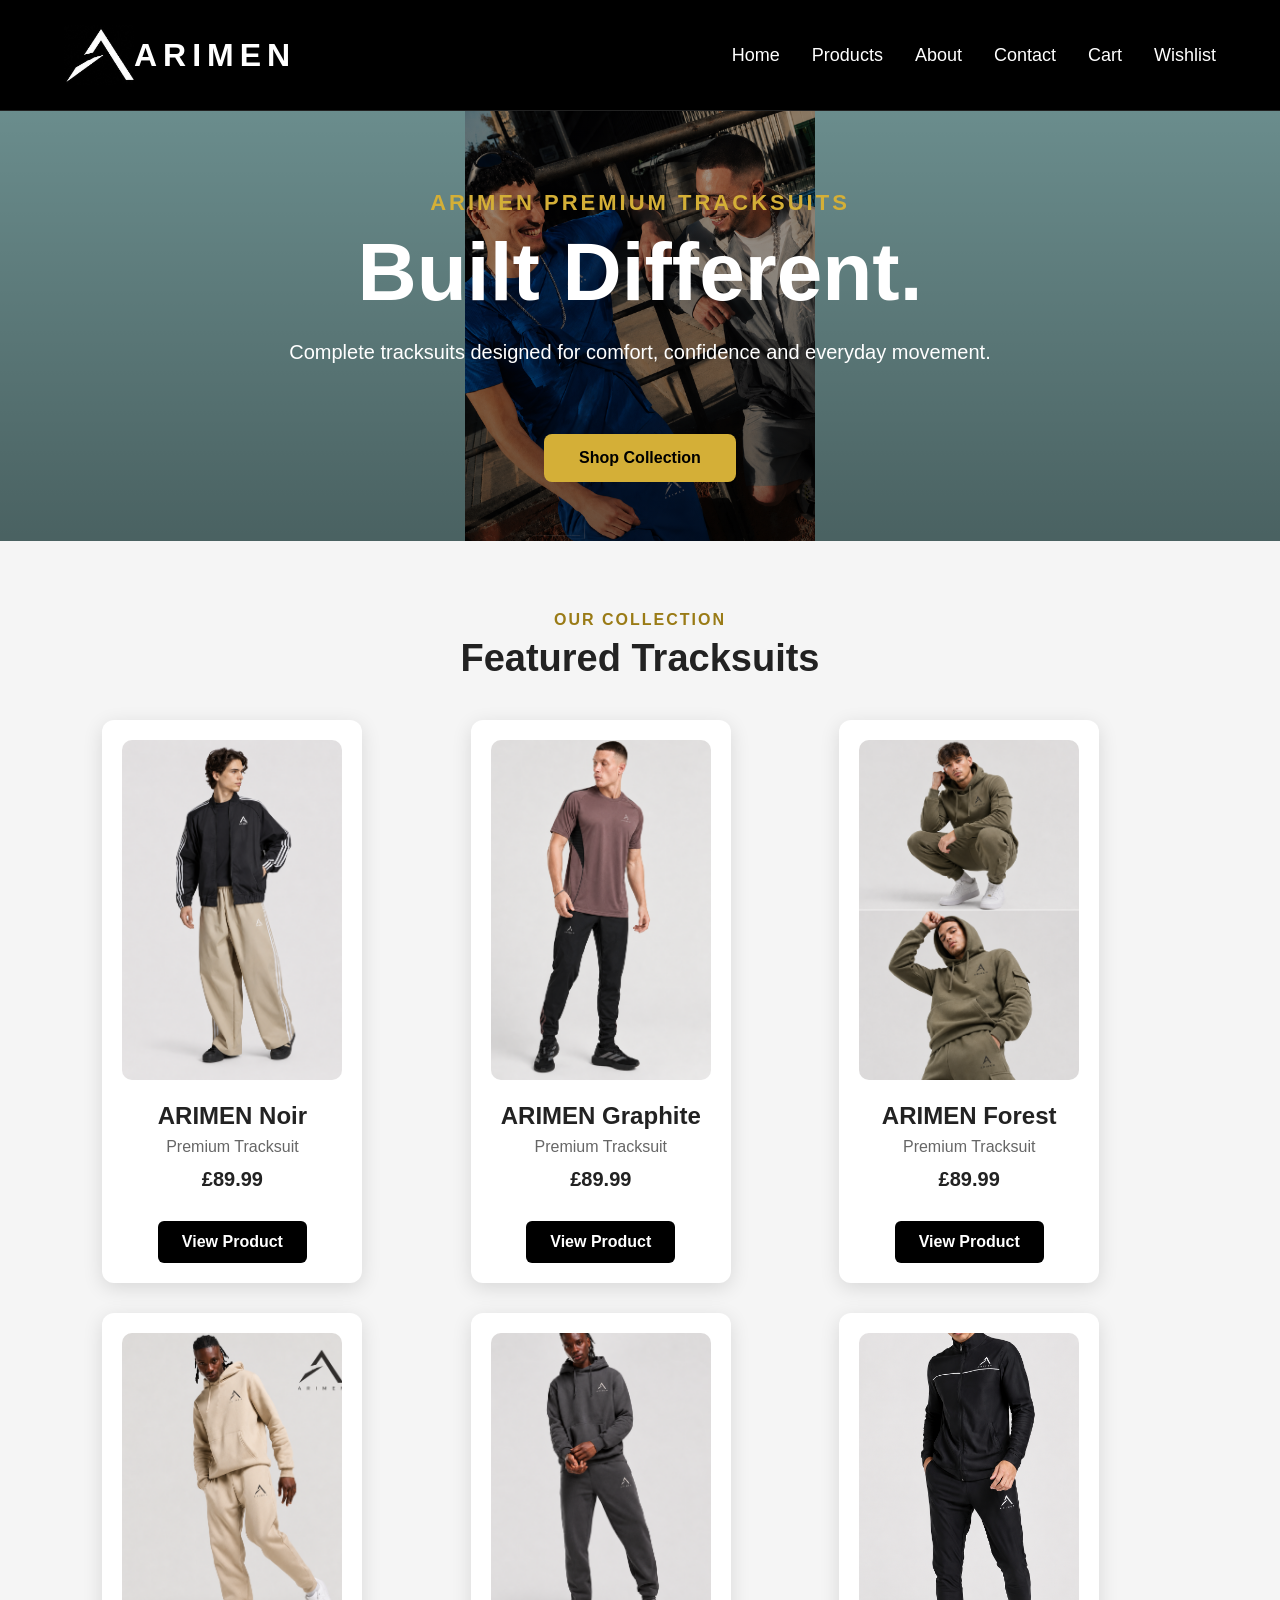
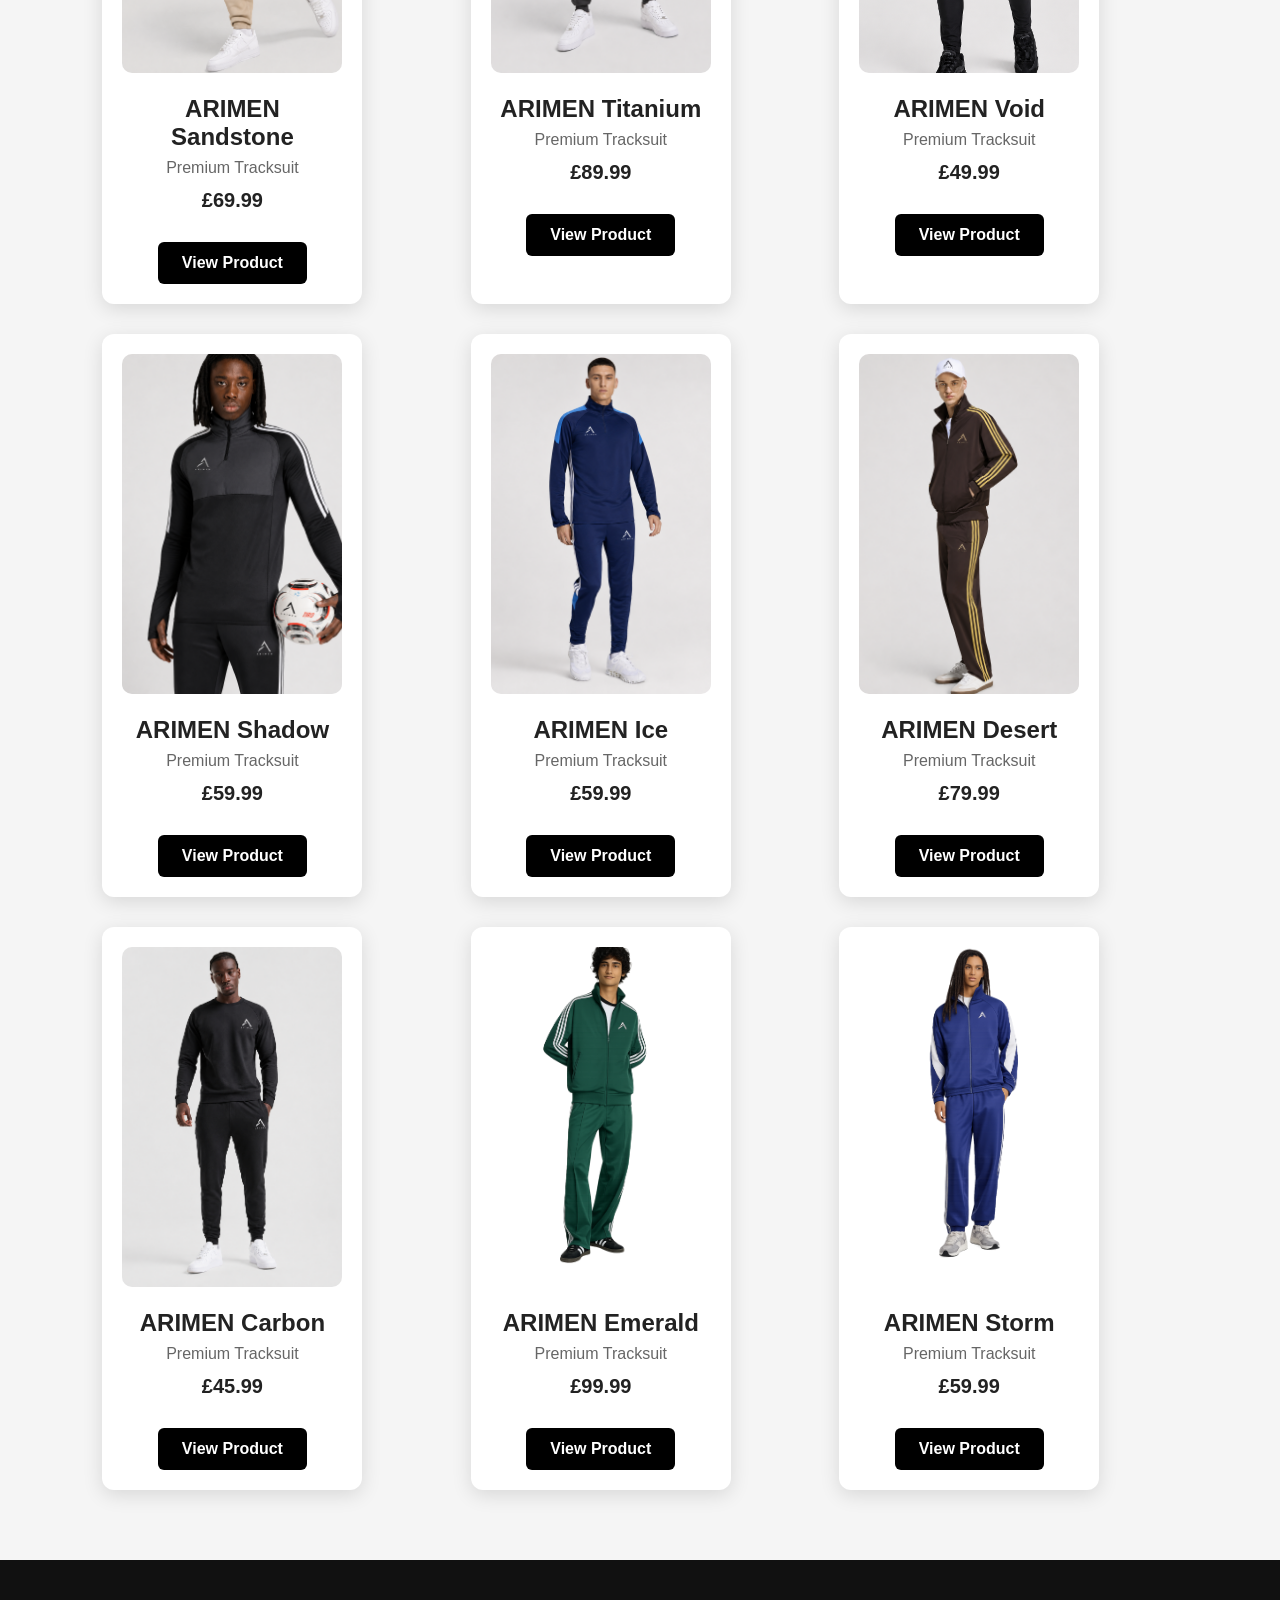
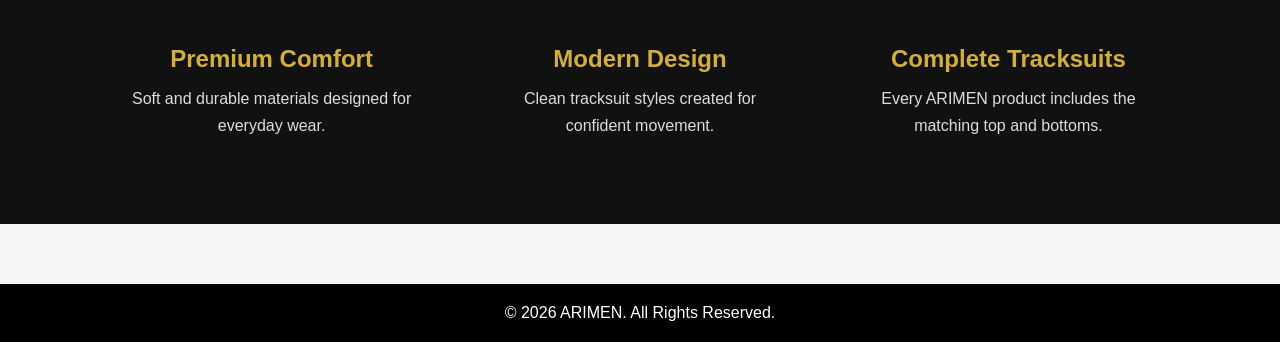
<file: index.html>
<!DOCTYPE html>
<html lang="en">
<head>
    <meta charset="UTF-8">
    <meta name="viewport" content="width=device-width, initial-scale=1.0">
    <title>ARIMEN | Premium Tracksuits</title>

    
    <link rel="stylesheet" href="css/style.css">
    <link rel="stylesheet" href="css/mobile.css">
</head>

<body>

    <!-- Header -->
    <header>
        <h1>
  <a href="index.html" class="brand" aria-label="ARIMEN homepage">
    <img src="media/images/logo.jpg" alt="ARIMEN logo">
    <span>ARIMEN</span>
  </a>
</h1>

        <nav>
            <a href="index.html">Home</a>
            <a href="pages/products.html">Products</a>
            <a href="pages/about.html">About</a>
            <a href="pages/contact.html">Contact</a>
            <a href="pages/cart.html">Cart</a>
            <a href="pages/wishlist.html">Wishlist</a>
        </nav>
    </header>

    <main>

    <!-- Hero section -->
    <section class="hero">
        <div class="hero-overlay">
            <p class="hero-label">ARIMEN PREMIUM TRACKSUITS</p>

            <h2>Built Different.</h2>
            <p>
                Complete tracksuits designed for comfort,
                confidence and everyday movement.
            </p>

            <a href="pages/products.html" class="button">
                Shop Collection
            </a>
        </div>
    </section>

    <!-- Featured products -->
    <section class="featured">

        <div class="section-heading">
            <p>OUR COLLECTION</p>
            <h2>Featured Tracksuits</h2>
        </div>

        <div class="products">

            <article class="card">
                <img
                    src="media/images/noir.jpg"
                    alt="ARIMEN Noir black tracksuit">

                <h3>ARIMEN Noir</h3>
                <p class="category">Premium Tracksuit</p>
                <p class="price">£89.99</p>

                <a href="pages/products.html" class="product-link">
                    View Product
                </a>
            </article>

            <article class="card">
                <img
                    src="media/images/graphite.jpg"
                    alt="ARIMEN Graphite dark grey tracksuit">

                <h3>ARIMEN Graphite</h3>
                <p class="category">Premium Tracksuit</p>
                <p class="price">£89.99</p>

                <a href="pages/products.html" class="product-link">
                    View Product
                </a>
            </article>

            <article class="card">
                <img
                    src="media/images/forest.jpg"
                    alt="ARIMEN Forest olive green tracksuit">

                <h3>ARIMEN Forest</h3>
                <p class="category">Premium Tracksuit</p>
                <p class="price">£89.99</p>

                <a href="pages/products.html" class="product-link">
                    View Product
                </a>
            </article>
            <article class="card">
                <img
                    src="media/images/sandstone.jpg"
                    alt="ARIMEN Sandstone beige tracksuit">

                <h3>ARIMEN Sandstone</h3>
                <p class="category">Premium Tracksuit</p>
                <p class="price">£69.99</p>

                <a href="pages/products.html" class="product-link">
                    View Product
                </a>
            </article>
            <article class="card">
                <img
                    src="media/images/titanium.jpg"
                    alt="ARIMEN Titanium silver grey tracksuit">

                <h3>ARIMEN Titanium</h3>
                <p class="category">Premium Tracksuit</p>
                <p class="price">£89.99</p>

                <a href="pages/products.html" class="product-link">
                    View Product
                </a>
            </article>
            <article class="card">
                <img
                    src="media/images/void.jpg"
                    alt="ARIMEN Void black tracksuit">

                <h3>ARIMEN Void</h3>
                <p class="category">Premium Tracksuit</p>
                <p class="price">£49.99</p>

                <a href="pages/products.html" class="product-link">
                    View Product
                </a>
            </article>
            <article class="card">
                <img
                    src="media/images/shadow.jpg"
                    alt="ARIMEN Shadow black & grey tracksuit">

                <h3>ARIMEN Shadow</h3>
                <p class="category">Premium Tracksuit</p>
                <p class="price">£59.99</p>

                <a href="pages/products.html" class="product-link">
                    View Product
                </a>
            </article>
            <article class="card">
                <img
                    src="media/images/ice.jpg"
                    alt="ARIMEN Ice blue tracksuit">

                <h3>ARIMEN Ice</h3>
                <p class="category">Premium Tracksuit</p>
                <p class="price">£59.99</p>

                <a href="pages/products.html" class="product-link">
                    View Product
                </a>
            </article>
            <article class="card">
                <img
                    src="media/images/desert.jpg"
                    alt="ARIMEN Desert brown tracksuit">

                <h3>ARIMEN Desert</h3>
                <p class="category">Premium Tracksuit</p>
                <p class="price">£79.99</p>

                <a href="pages/products.html" class="product-link">
                    View Product
                </a>
            </article>
            <article class="card">
                <img
                    src="media/images/carbon.jpg"
                    alt="ARIMEN Carbon black tracksuit">

                <h3>ARIMEN Carbon</h3>
                <p class="category">Premium Tracksuit</p>
                <p class="price">£45.99</p>

                <a href="pages/products.html" class="product-link">
                    View Product
                </a>
            </article>
            <article class="card">
                <img
                    src="media/images/emerald.jpg"
                    alt="ARIMEN Emerald green tracksuit">

                <h3>ARIMEN Emerald</h3>
                <p class="category">Premium Tracksuit</p>
                <p class="price">£99.99</p>

                <a href="pages/products.html" class="product-link">
                    View Product
                </a>
            </article>
            <article class="card">
                <img
                    src="media/images/storm.jpg"
                    alt="ARIMEN Storm blue grey tracksuit">

                <h3>ARIMEN Storm</h3>
                <p class="category">Premium Tracksuit</p>
                <p class="price">£59.99</p>

                <a href="pages/products.html" class="product-link">
                    View Product
                </a>
            </article>
            
            
            
            

        </div>
    </section>

    <!-- Brand benefits -->
    <section class="benefits">

        <article>
            <h3>Premium Comfort</h3>
            <p>
                Soft and durable materials designed for everyday wear.
            </p>
        </article>

        <article>
            <h3>Modern Design</h3>
            <p>
                Clean tracksuit styles created for confident movement.
            </p>
        </article>

        <article>
            <h3>Complete Tracksuits</h3>
            <p>
                Every ARIMEN product includes the matching top and bottoms.
            </p>
        </article>

    </section>

</main>
    <!-- Footer -->
    <footer>

        <p>© 2026 ARIMEN. All Rights Reserved.</p>

    </footer>

<script src="js/script.js"></script>

</body>
</html>
</file>
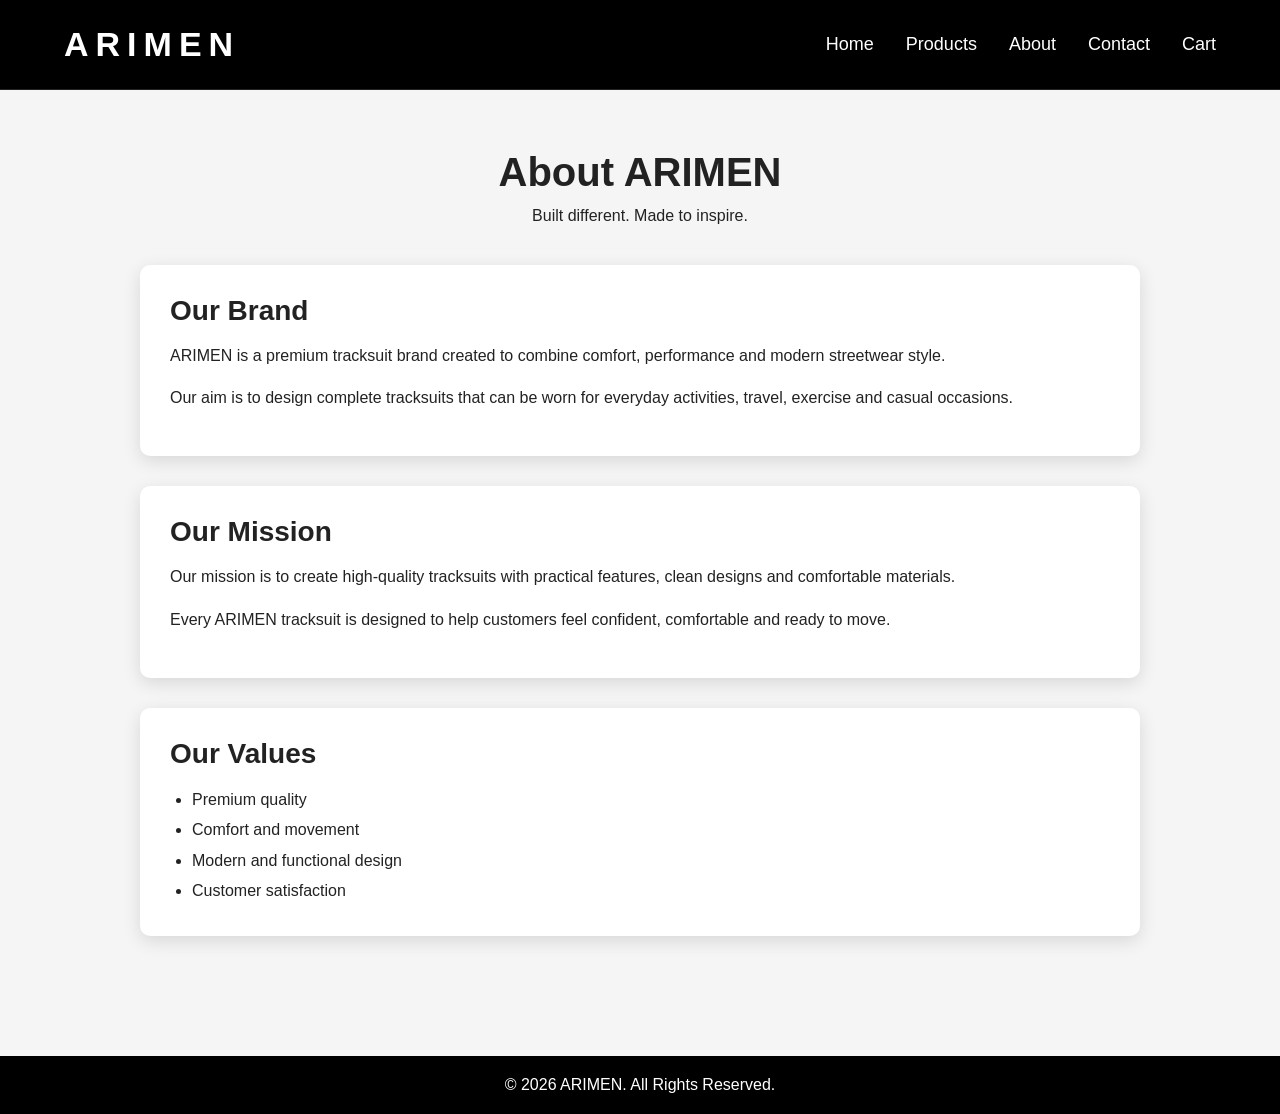
<file: pages/about.html>
<!DOCTYPE html>
<html lang="en">
<head>
    <meta charset="UTF-8">
    <meta name="viewport" content="width=device-width, initial-scale=1.0">
    <meta name="description" content="Learn about ARIMEN, a premium tracksuit brand focused on comfort, performance and modern design.">

    <title>About ARIMEN</title>
 
    <link rel="stylesheet" href="../css/style.css">
    <link rel="stylesheet" href="../css/mobile.css">
</head>

<body>

    <header>
       <h1>
    <a href="../index.html" aria-label="ARIMEN homepage">ARIMEN</a>
</h1>

        <nav aria-label="Main navigation">
            <a href="../index.html">Home</a>
            <a href="products.html">Products</a>
            <a href="about.html">About</a>
            <a href="contact.html">Contact</a>
            <a href="cart.html">Cart</a>
        </nav>
    </header>

    <main class="about-page">

        <section class="page-heading">
            <h2>About ARIMEN</h2>
            <p>Built different. Made to inspire.</p>
        </section>

        <section class="about-content">

            <div class="about-text">
                <h3>Our Brand</h3>

                <p>
                    ARIMEN is a premium tracksuit brand created to combine
                    comfort, performance and modern streetwear style.
                </p>

                <p>
                    Our aim is to design complete tracksuits that can be worn
                    for everyday activities, travel, exercise and casual occasions.
                </p>
            </div>

            <div class="about-text">
                <h3>Our Mission</h3>

                <p>
                    Our mission is to create high-quality tracksuits with
                    practical features, clean designs and comfortable materials.
                </p>

                <p>
                    Every ARIMEN tracksuit is designed to help customers feel
                    confident, comfortable and ready to move.
                </p>
            </div>

            <div class="about-text">
                <h3>Our Values</h3>

                <ul>
                    <li>Premium quality</li>
                    <li>Comfort and movement</li>
                    <li>Modern and functional design</li>
                    <li>Customer satisfaction</li>
                </ul>
            </div>

        </section>

    </main>

    <footer>
        <p>&copy; 2026 ARIMEN. All Rights Reserved.</p>
    </footer>

    <script src="../js/script.js"></script>

</body>
</html>
</file>
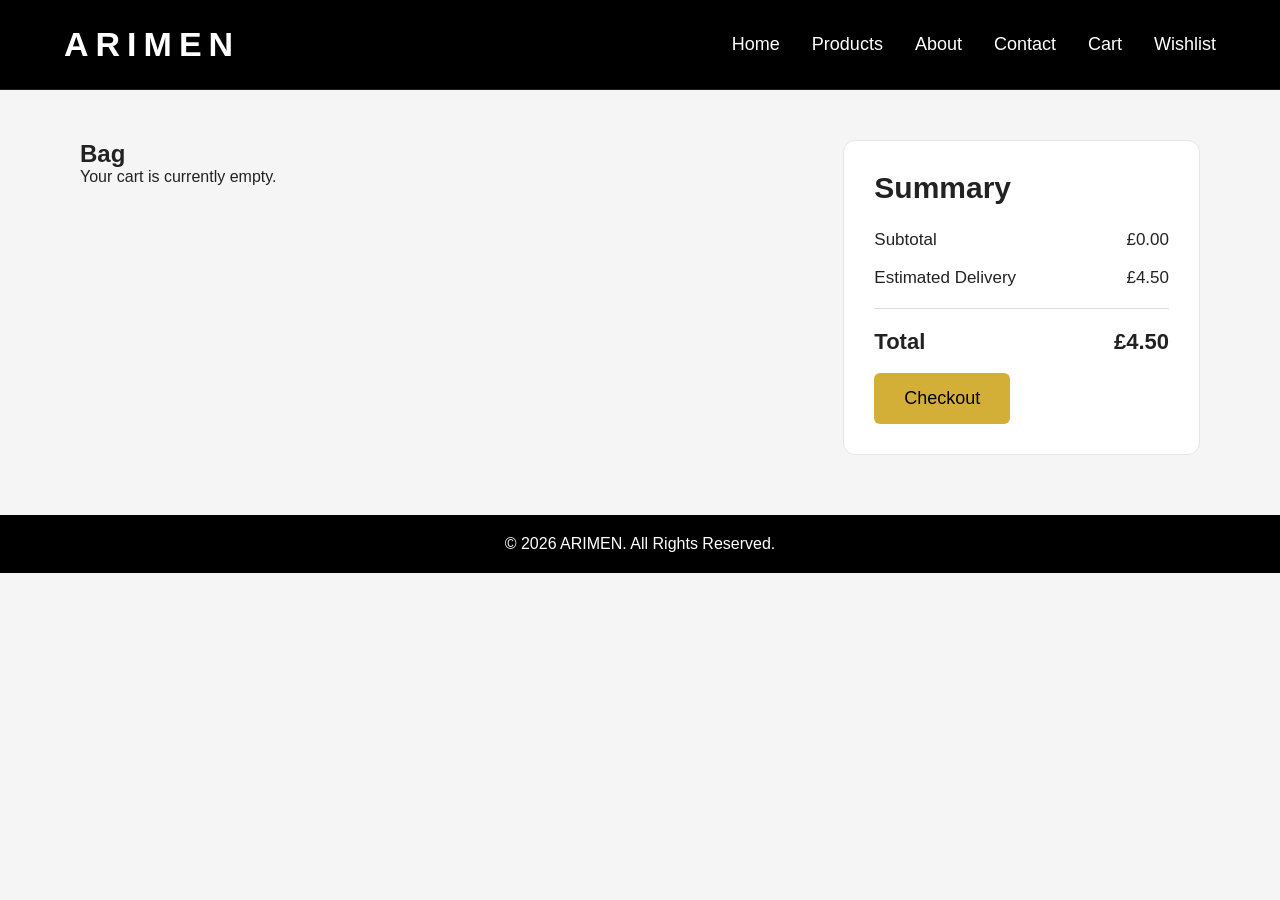
<file: pages/cart.html>
<!DOCTYPE html>
<html lang="en">
<head>
    <meta charset="UTF-8">
    <meta name="viewport" content="width=device-width, initial-scale=1.0">
    <title>Shopping Cart - ARIMEN</title>

    <link rel="stylesheet" href="../css/style.css">
    <link rel="stylesheet" href="../css/mobile.css">
</head>

<body>

<header>
    <h1>
    <a href="../index.html" aria-label="ARIMEN homepage">ARIMEN</a>
</h1>

    <nav>
        <a href="../index.html">Home</a>
        <a href="products.html">Products</a>
        <a href="about.html">About</a>
        <a href="contact.html">Contact</a>
        <a href="cart.html">Cart</a>
        <a href="wishlist.html">Wishlist</a>
    </nav>
</header>

<main class="cart-page">

    <section class="cart-left">
        <h2>Bag</h2>

        <section id="cart-items" aria-live="polite">
            <!-- JavaScript displays cart products here -->
        </section>
    </section>

    <aside class="cart-summary">
        <h2>Summary</h2>

        <div class="summary-row">
            <span>Subtotal</span>
            <span>£<span id="cart-total">0.00</span></span>
        </div>

        <div class="summary-row">
            <span>Estimated Delivery</span>
            <span>£4.50</span>
        </div>

        <div class="summary-row summary-total">
            <span>Total</span>
            <span>£<span id="final-total">4.50</span></span>
        </div>

        <button type="button" class="checkout-btn">
            Checkout
        </button>
    </aside>

</main>
<footer>
<p>&copy; 2026 ARIMEN. All Rights Reserved.</p>
</footer>

<script src="../js/script.js"></script>

</body>
</html>
</file>
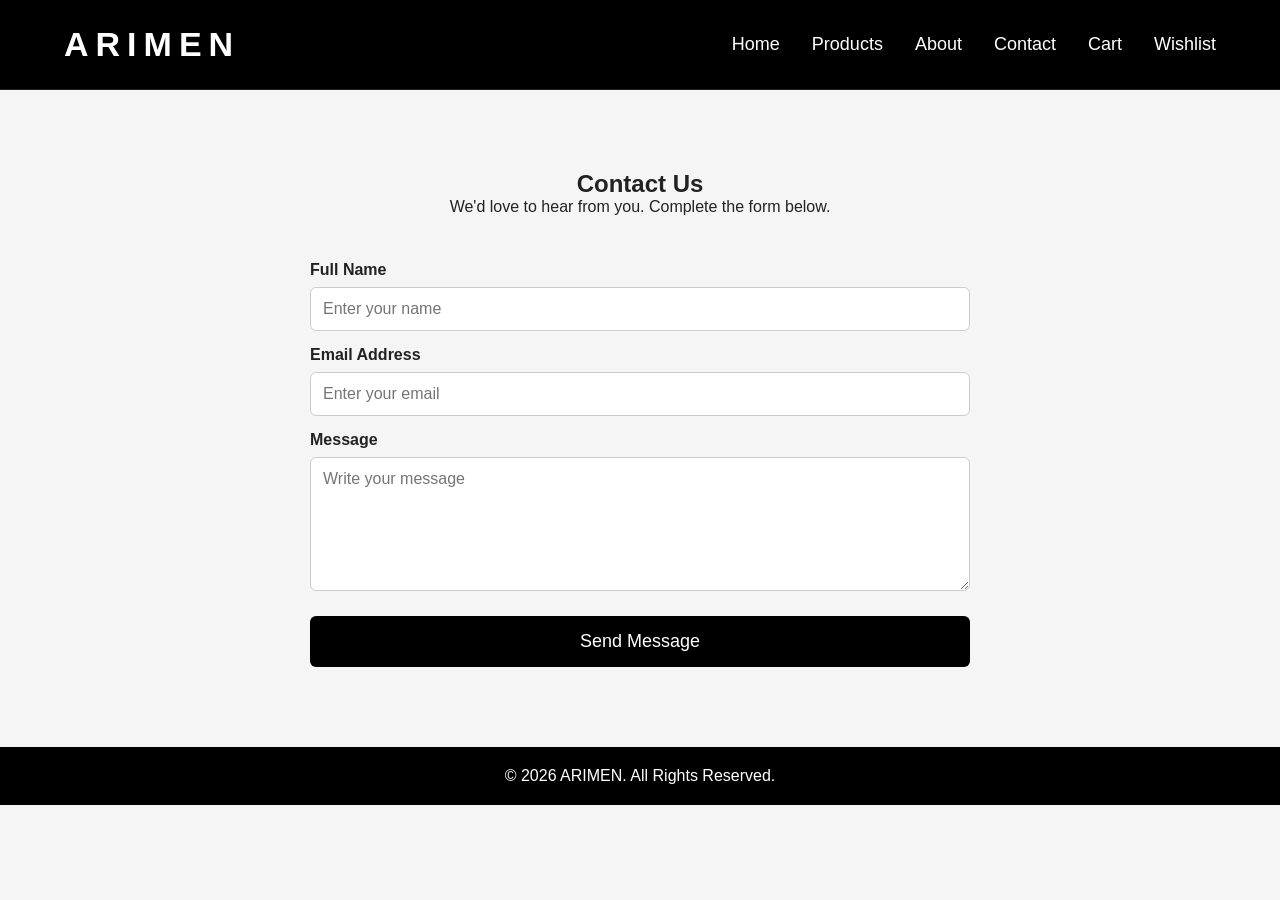
<file: pages/contact.html>
<!DOCTYPE html>
<html lang="en">
<head>
    <meta charset="UTF-8">
    <meta name="viewport" content="width=device-width, initial-scale=1.0">
    <title>Contact ARIMEN</title>

   
    <link rel="stylesheet" href="../css/style.css">
    <link rel="stylesheet" href="../css/mobile.css">
</head>

<body>

<header>
    <h1>
    <a href="../index.html" aria-label="ARIMEN homepage">ARIMEN</a>
</h1>

    <nav>
        <a href="../index.html">Home</a>
        <a href="products.html">Products</a>
        <a href="about.html">About</a>
        <a href="contact.html">Contact</a>
        <a href="cart.html">Cart</a>
        <a href="wishlist.html">Wishlist</a>
    </nav>
</header>

<main class="contact-page">

    <h2>Contact Us</h2>

    <p>We'd love to hear from you. Complete the form below.</p>

    <form class="contact-form">

        <label>Full Name</label>
        <input type="text" placeholder="Enter your name">

        <label>Email Address</label>
        <input type="email" placeholder="Enter your email">

        <label>Message</label>
        <textarea rows="6" placeholder="Write your message"></textarea>

        <button type="submit">Send Message</button>

    </form>

</main>

<footer>
    <p>&copy; 2026 ARIMEN. All Rights Reserved.</p>
</footer>

<script src="../js/script.js"></script>

</body>
</html>
</file>
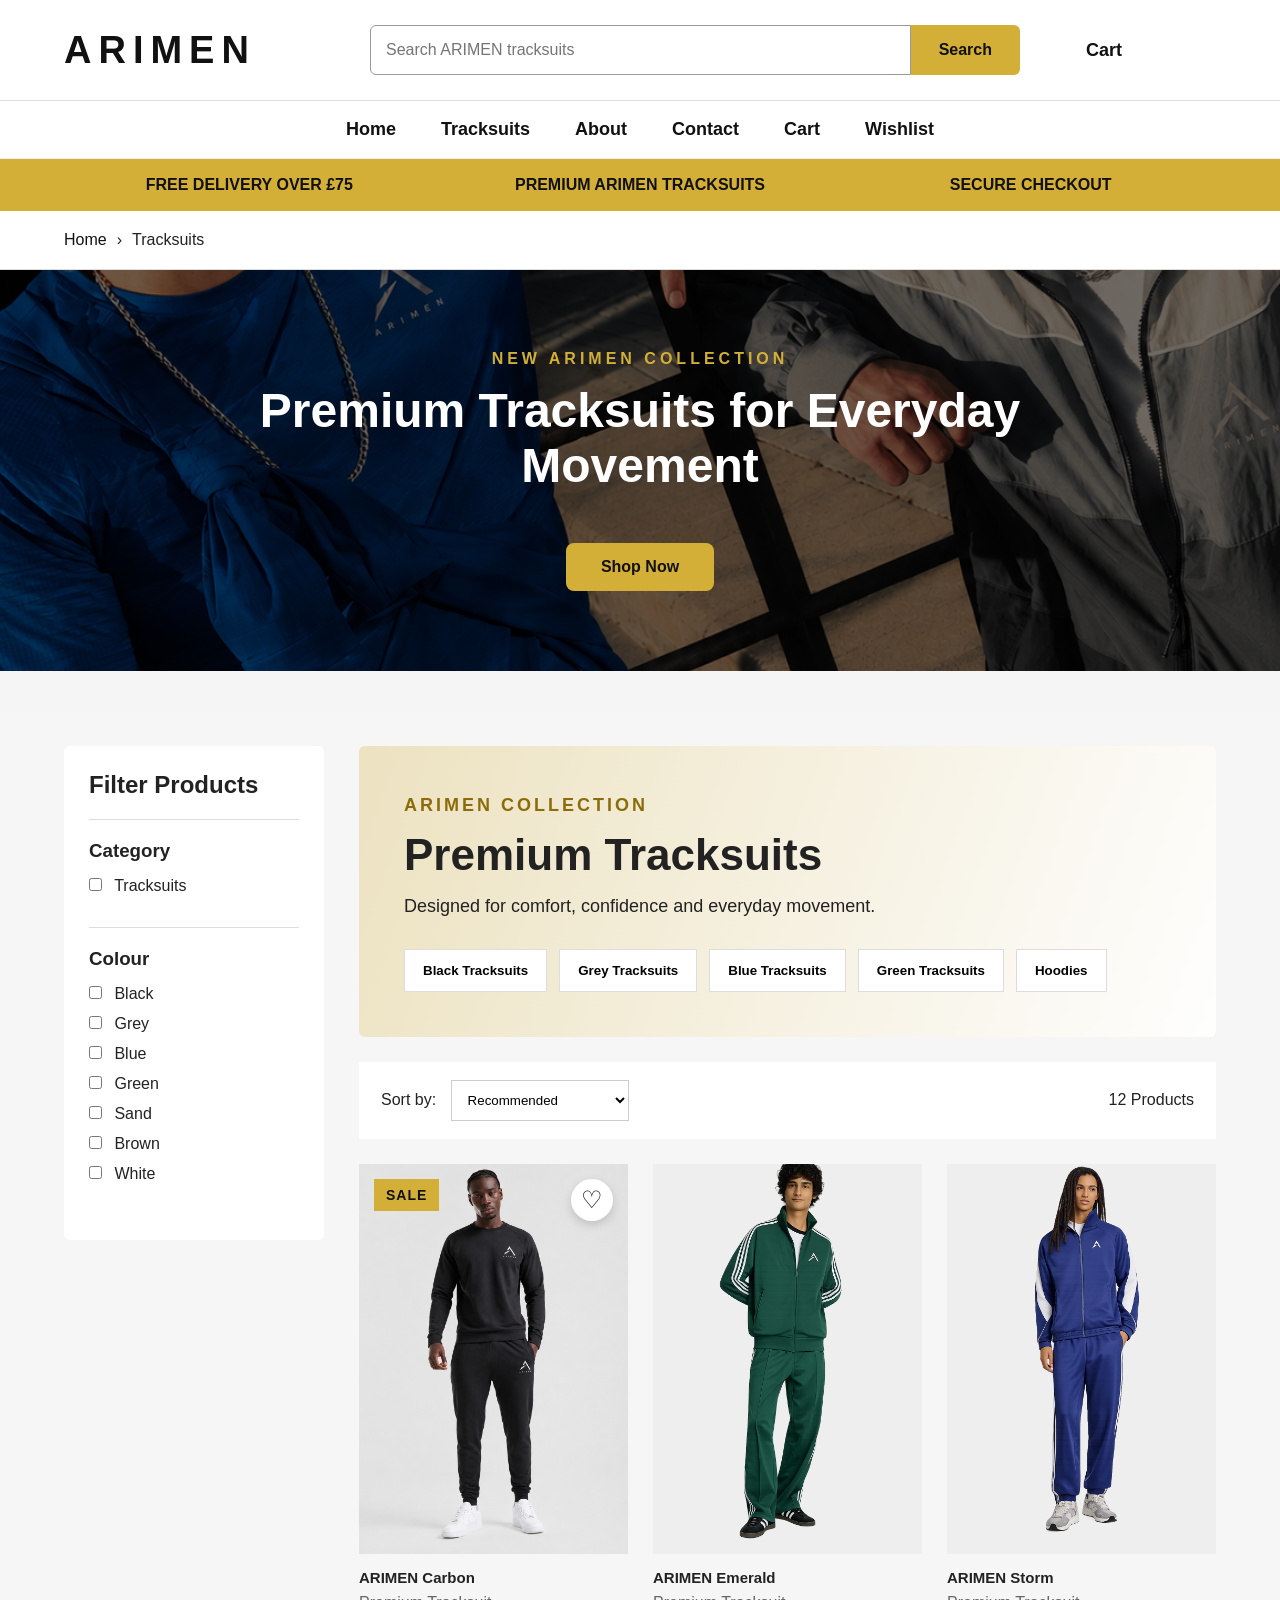
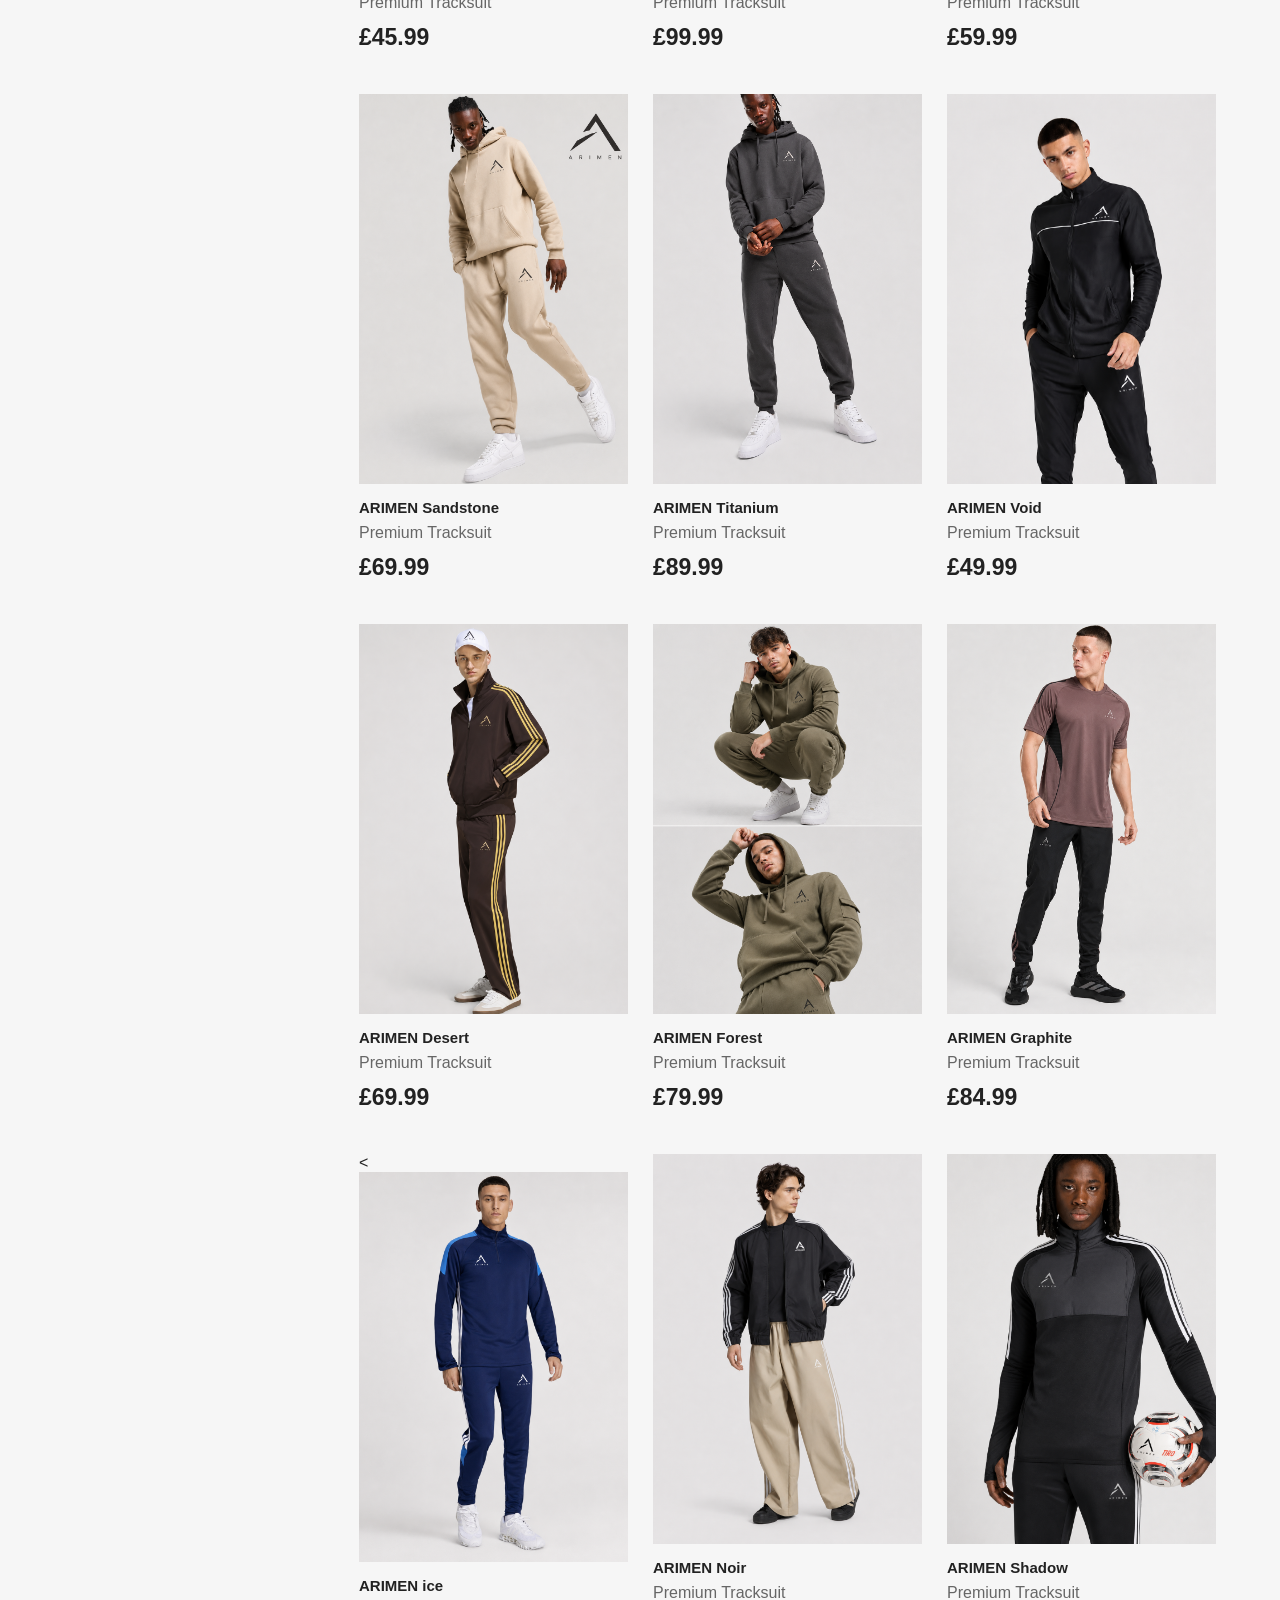
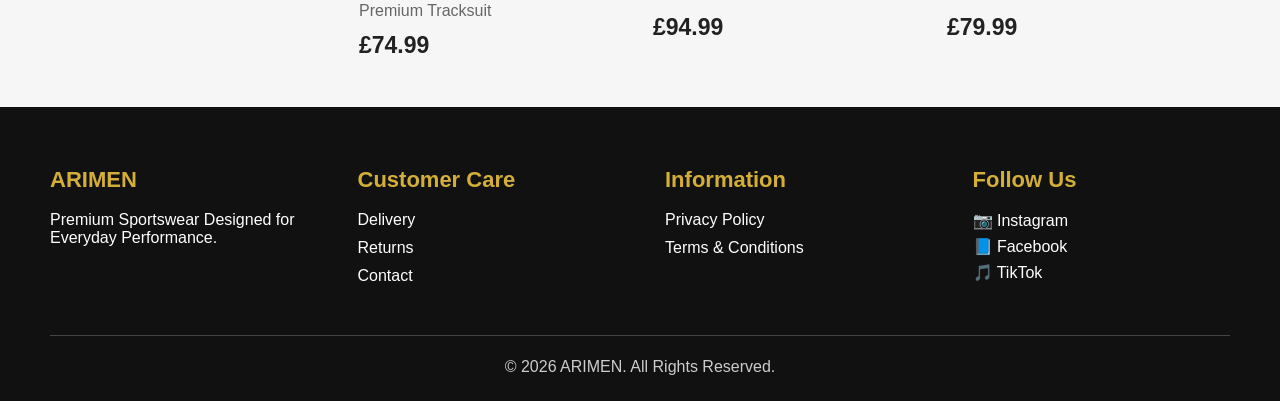
<file: pages/products.html>
<!DOCTYPE html>
<html lang="en">

<head>
    <meta charset="UTF-8">
    <meta name="viewport" content="width=device-width, initial-scale=1.0">

    <title>ARIMEN | Products</title>

    <link rel="stylesheet" href="../css/style.css">
    <link rel="stylesheet" href="../css/mobile.css">
</head>

<body>

    <!-- Top header -->
    <header class="shop-header">

        <a href="../index.html" class="shop-logo">
            ARIMEN
        </a>

        <div class="shop-search">
            <input
                type="search"
                placeholder="Search ARIMEN tracksuits"
                aria-label="Search products">

            <button type="button">
                Search
            </button>
        </div>

        <a href="cart.html" class="basket-link">
            Cart
        </a>

    </header>

    <!-- Navigation -->
    <nav class="shop-navigation">
        <a href="../index.html">Home</a>
        <a href="products.html#products">Tracksuits</a>
        <a href="about.html">About</a>
        <a href="contact.html">Contact</a>
        <a href="cart.html">Cart</a>
        <a href="wishlist.html">Wishlist</a>
    </nav>

    <!-- Promotional bar -->
    <section class="promotion-bar">
        <p>FREE DELIVERY OVER £75</p>
        <p>PREMIUM ARIMEN TRACKSUITS</p>
        <p>SECURE CHECKOUT</p>
    </section>

    <!-- Breadcrumb -->
    <div class="breadcrumb">
  <a href="../index.html">Home</a>
  <span>›</span>
  <span>Tracksuits</span>
</div>

<section class="hero-banner">
    <div class="hero-banner-content">

        <p>NEW ARIMEN COLLECTION</p>

        <h1>Premium Tracksuits for Everyday Movement</h1>

        <a href="#products" class="shop-now">
            Shop Now
        </a>

    </div>
</section>

      <main id="products" class="collection-layout">

        <!-- Filters -->
        <aside class="filters">

            <h2>Filter Products</h2>

            <div class="filter-group category-filters">
    <h3>Category</h3>

    <label>
        <input type="checkbox" value="tracksuit">
        Tracksuits
    </label>

            </div>

            
                <div class="filter-group colour-filters">
    <h3>Colour</h3>

    <label>
        <input type="checkbox" value="black">
        Black
    </label>

    <label>
        <input type="checkbox" value="grey">
        Grey
    </label>

    <label>
        <input type="checkbox" value="blue">
        Blue
    </label>

    <label>
        <input type="checkbox" value="green">
        Green
    </label>

    <label>
        <input type="checkbox" value="sand">
        Sand
    </label>

    <label>
        <input type="checkbox" value="brown">
        Brown
    </label>

    <label>
        <input type="checkbox" value="white">
        White
    </label>

            </div>


        </aside>

        <!-- Products area -->
        <section class="collection-content">

            <div class="collection-banner">

                <p class="collection-label">
                    ARIMEN COLLECTION
                </p>

                <h1>Premium Tracksuits</h1>

                <p>
                    Designed for comfort, confidence and everyday movement.
                </p>

                <div class="collection-categories">
                    <button type="button">Black Tracksuits</button>
                    <button type="button">Grey Tracksuits</button>
                    <button type="button">Blue Tracksuits</button>
                    <button type="button">Green Tracksuits</button>
                    <button type="button">Hoodies</button>
                </div>

            </div>

            <!-- Sorting -->
            <div class="product-toolbar">

                <div>
                    <label for="sort-products">Sort by:</label>

                    <select id="sort-products">
                        <option>Recommended</option>
                        <option>Price: Low to High</option>
                        <option>Price: High to Low</option>
                        <option>Newest</option>
                    </select>
                </div>

                <p id="product-count">12 Product</p>

            </div>

            <!-- Product grid -->
            <div class="shop-product-grid">
<article
    class="shop-product-card"
    data-colour="black"
    data-category="tracksuit">
    <button
        type="button"
        class="wishlist-button"
        aria-label="Add ARIMEN Carbon to wishlist">
        ♡
    </button>


    <span class="sale-badge">SALE</span>
                    <a href="product-details.html?id=carbon">
                    <img
                        src="../media/images/carbon.jpg"
                        alt="ARIMEN Carbon black tracksuit">
            </a>
            <div class="shop-product-info">
                <h2>
                   <a href="product-details.html?id=carbon">
                      ARIMEN Carbon
                 </a>
             </h2>
<p>Premium Tracksuit</p>
                        <strong>£45.99</strong>
                    </div>
                    
                </article>

                <article
    class="shop-product-card"
    data-colour="green"
    data-category="tracksuit">
                    <a href="product-details.html?id=emerald">
                    <img
                        src="../media/images/emerald.jpg"
                        alt="ARIMEN Emerald green tracksuit">
            </a>
            <div class="shop-product-info">
                <h2>
        <a href="product-details.html?id=emerald">
            ARIMEN Emerald
        </a>
    </h2>
                   <p>Premium Tracksuit</p>
                        <strong>£99.99</strong>
                    </div>
                </article>

                <article
    class="shop-product-card"
    data-colour="blue"
    data-category="tracksuit">

      <a href="product-details.html?id=storm">
                    <img
                        src="../media/images/storm.jpg"
                        alt="ARIMEN Storm blue tracksuit">
            </a>
            <div class="shop-product-info">
                <h2>
        <a href="product-details.html?id=storm">
            ARIMEN Storm
        </a>
    </h2>

<p>Premium Tracksuit</p>

                        <strong>£59.99</strong>
                    </div>
                </article>

                <article
    class="shop-product-card"
    data-colour="beige"
    data-category="tracksuit">
                   <a href="product-details.html?id=sandstone">
                    <img
                        src="../media/images/sandstone.jpg"
                        alt="ARIMEN Sandstone beige tracksuit">
            </a>
            <div class="shop-product-info">
                <h2>
        <a href="product-details.html?id=sandstone">
            ARIMEN Sandstone
        </a>
    </h2>

<p>Premium Tracksuit</p>
                        <strong>£69.99</strong>
                    </div>
                </article>
<article
    class="shop-product-card"
    data-colour="grey"
    data-category="tracksuit">
                    <a href="product-details.html?id=titanium">
                    <img
                        src="../media/images/titanium.jpg"
                        alt="ARIMEN Titanium grey tracksuit">
            </a>
            <div class="shop-product-info">
                <h2>
        <a href="product-details.html?id=titanium">
            ARIMEN Titanium
        </a>
    </h2>

<p>Premium Tracksuit</p>
                        <strong>£89.99</strong>
                    </div>
                </article>

                <article
                     class="shop-product-card"
                     data-colour="black"
                     data-category="tracksuit">
                   <a href="product-details.html?id=void">
                    <img
                        src="../media/images/void.jpg"
                        alt="ARIMEN Void black tracksuit">
            </a>
            <div class="shop-product-info">
                <h2>
        <a href="product-details.html?id=void">
            ARIMEN Void
        </a>
    </h2>

    <p>Premium Tracksuit</p>
                        <strong>£49.99</strong>
                    </div>
                </article>
                <article class="shop-product-card" 
                         data-colour="brown" 
                         data-category="tracksuit">
    <a href="product-details.html?id=desert">
                    <img
                        src="../media/images/desert.jpg"
                        alt="ARIMEN Desert brown tracksuit">
            </a>
            <div class="shop-product-info">
                <h2>
        <a href="product-details.html?id=desert">
            ARIMEN Desert
        </a>
    </h2>

    <p>Premium Tracksuit</p>
        <strong>£69.99</strong>
    </div>
</article>
<article class="shop-product-card" 
         data-colour="green" 
         data-category="tracksuit">
    <a href="product-details.html?id=forest">
                    <img
                        src="../media/images/forest.jpg"
                        alt="ARIMEN Forest green tracksuit">
            </a>
            <div class="shop-product-info">
                <h2>
        <a href="product-details.html?id=forest">
            ARIMEN Forest
        </a>
    </h2>

    <p>Premium Tracksuit</p>
        <strong>£79.99</strong>
    </div>
</article>
<article class="shop-product-card"
         data-colour="grey" 
         data-category="tracksuit">
    <a href="product-details.html?id=graphite">
                    <img
                        src="../media/images/graphite.jpg"
                        alt="ARIMEN Graphite grey tracksuit">
            </a>
            <div class="shop-product-info">
                <h2>
        <a href="product-details.html?id=graphite">
            ARIMEN Graphite
        </a>
    </h2>

    <p>Premium Tracksuit</p>
        <strong>£84.99</strong>
    </div>
</article>
<article class="shop-product-card"
         data-colour="white" 
         data-category="tracksuit">
    <<a href="product-details.html?id=ice">
                    <img
                        src="../media/images/ice.jpg"
                        alt="ARIMEN Ice white tracksuit">
            </a>
            <div class="shop-product-info">
                <h2>
        <a href="product-details.html?id=ice">
            ARIMEN ice
        </a>
    </h2>
    <p>Premium Tracksuit</p>
        <strong>£74.99</strong>
    </div>
</article>
<article class="shop-product-card" 
        data-colour="black" 
        data-category="tracksuit">
    <a href="product-details.html?id=noir">
                    <img
                        src="../media/images/noir.jpg"
                        alt="ARIMEN Noir black tracksuit">
            </a>
            <div class="shop-product-info">
                <h2>
        <a href="product-details.html?id=noir">
            ARIMEN Noir
        </a>
    </h2>
    <p>Premium Tracksuit</p>
        <strong>£94.99</strong>
    </div>
</article>
<article 
   class="shop-product-card" 
   data-colour="grey" 
   data-category="tracksuit">
    <a href="product-details.html?id=shadow">
                    <img
                        src="../media/images/shadow.jpg"
                        alt="ARIMEN Shadow grey tracksuit">
            </a>
            <div class="shop-product-info">
                <h2>
        <a href="product-details.html?id=shadow">
            ARIMEN Shadow
        </a>
    </h2>
    <p>Premium Tracksuit</p>
        <strong>£79.99</strong>
    </div>
</article>

            </div>
            <p id="no-results" hidden>
    No products found. Try another colour or category.
</p>

        </section>

    </main>

    

    <script src="../js/script.js"></script>
<footer class="site-footer">

    <div class="footer-container">

        <div>
            <h3>ARIMEN</h3>
            <p>Premium Sportswear Designed for Everyday Performance.</p>
        </div>

        <div>
            <h3>Customer Care</h3>
            <ul>
                <li><a href="#">Delivery</a></li>
                <li><a href="#">Returns</a></li>
                <li><a href="#">Contact</a></li>
            </ul>
        </div>

        <div>
            <h3>Information</h3>
            <ul>
                <li><a href="#">Privacy Policy</a></li>
                <li><a href="#">Terms & Conditions</a></li>
            </ul>
        </div>

        <div>
            <h3>Follow Us</h3>
            <p>📷 Instagram</p>
<p>📘 Facebook</p>
<p>🎵 TikTok</p>
        </div>

    </div>

    <p class="copyright">
        © 2026 ARIMEN. All Rights Reserved.
    </p>

</footer>
</body>
</html>
</file>
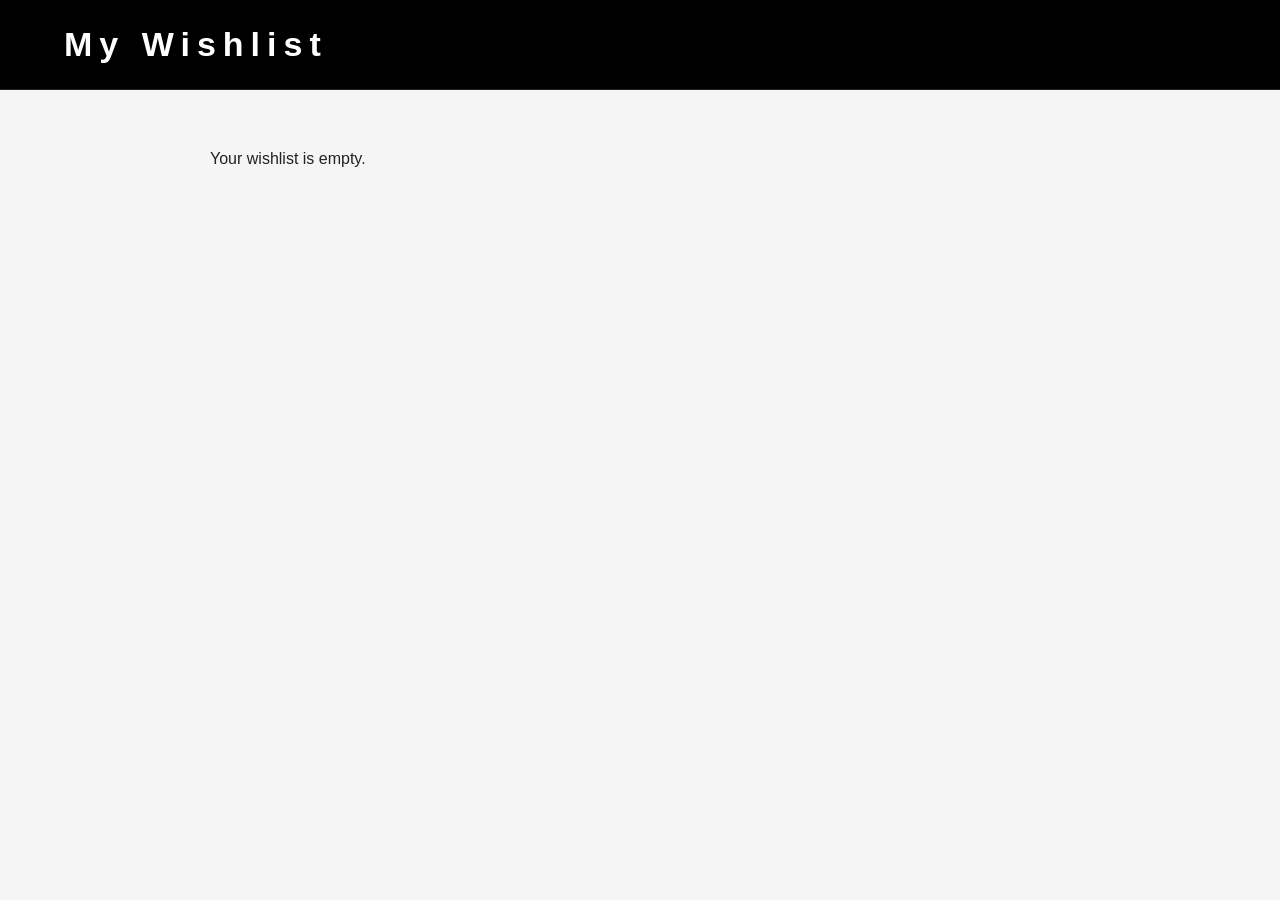
<file: pages/wishlist.html>
<!DOCTYPE html>
<html lang="en">
<head>
    <meta charset="UTF-8">
    <meta name="viewport" content="width=device-width, initial-scale=1.0">
    <title>ARIMEN | Wishlist</title>

    <link rel="stylesheet" href="../css/style.css">
    <link rel="stylesheet" href="../css/mobile.css">
</head>
<body>
<header>
    <h1>My Wishlist</h1>
</header>
<main class="wishlist-page">
    <div id="wishlist-items"></div>
</main>
<script src="../js/script.js"></script>
</body>
</html>
</file>
<file: css/style.css>
/* Reset */

*{
    margin:0;
    padding:0;
    box-sizing:border-box;
    font-family:Arial, Helvetica, sans-serif;
}

/* Body */

body {
    background:#f5f5f5;
    color:#222;
}

/* Header */

header {
    background:black;
    color:white;
    display: flex;
    justify-content: space-between;
    align-items: center;
    padding: 20px 60px;
}

header h1{
    font-size:32px;
    letter-spacing:4px;
}

nav a{
    color:white;
    text-decoration:none;
    margin-left:25px;
    font-size:18px;
}

nav a:hover{
    color:gold;
}

/* Hero */


.hero h2{
    font-size:30px;
}

.hero p{
    margin-top:20px;
    font-size:22px;
}

.button{
    margin-top:35px;
    background:gold;
    color:black;
    padding:15px 35px;
    text-decoration:none;
    font-weight:bold;
    border-radius:8px;
}

.button:hover{
    background:white;
}

/* Featured Products */

.featured{
    padding:70px;
}

.featured h2{
    text-align:center;
    margin-bottom:40px;
}

.products{
    display:flex;
    justify-content:center;
    gap:30px;
}

.card{
    width:260px;
    background:white;
    padding:30px;
    text-align:center;
    border-radius:10px;
    box-shadow:0 5px 15px rgba(0,0,0,.2);
}

.card:hover{
    transform:translateY(-8px);
    transition:.3s;
}

/* Footer */

footer{
    background:black;
    color:white;
    text-align:center;
    padding:20px;
    margin-top:60px;
}
.product-page {
    padding: 60px 5%;
}

.page-heading {
    text-align: center;
    margin-bottom: 40px;
}

.page-heading h2 {
    font-size: 40px;
    margin-bottom: 12px;
}

.product-grid {
    display: grid;
    grid-template-columns: repeat(3, 1fr);
    gap: 30px;
}

.product-card {
    background: white;
    padding: 20px;
    border-radius: 10px;
    box-shadow: 0 5px 18px rgba(0, 0, 0, 0.15);
}

.product-card img {
    width: 100%;
    height: 320px;
    object-fit: cover;
    border-radius: 8px;
}

.product-card h3 {
    margin-top: 18px;
    font-size: 24px;
}

.category {
    color: #666;
    margin-top: 8px;
}

.price {
    font-size: 20px;
    font-weight: bold;
    margin: 12px 0;
}

.product-card select {
    width: 100%;
    padding: 10px;
    margin: 8px 0 15px;
}

.add-to-cart {
    width: 100%;
    background: #000;
    color: #fff;
    border: none;
    padding: 13px;
    border-radius: 6px;
    cursor: pointer;
    font-weight: bold;
}

.add-to-cart:hover {
    background: gold;
    color: #000;
}

@media (max-width: 900px) {
    .product-grid {
        grid-template-columns: repeat(2, 1fr);
    }
}

@media (max-width: 600px) {
    header {
        flex-direction: column;
        padding: 20px;
    }

    nav {
        margin-top: 15px;
    }

    nav a {
        display: inline-block;
        margin: 6px 8px;
    }

    .product-grid {
        grid-template-columns: 1fr;
    }

    .page-heading h2 {
        font-size: 30px;
    }
}
.about-page {
    padding: 60px 5%;
}

.about-content {
    max-width: 1000px;
    margin: 0 auto;
    display: grid;
    gap: 30px;
}

.about-text {
    background: #ffffff;
    padding: 30px;
    border-radius: 10px;
    box-shadow: 0 5px 18px rgba(0, 0, 0, 0.12);
}

.about-text h3 {
    margin-bottom: 15px;
    font-size: 28px;
}

.about-text p {
    margin-bottom: 15px;
    line-height: 1.7;
}

.about-text ul {
    padding-left: 22px;
    line-height: 1.9;
}
/* CONTACT PAGE */

.contact-page{
    max-width:700px;
    margin:60px auto;
    padding:20px;
    text-align:center;
}

.contact-form{
    display:flex;
    flex-direction:column;
    margin-top:30px;
}

.contact-form label{
    text-align:left;
    margin-top:15px;
    font-weight:bold;
}

.contact-form input,
.contact-form textarea{
    padding:12px;
    margin-top:8px;
    border:1px solid #ccc;
    border-radius:6px;
    font-size:16px;
}

.contact-form button{
    margin-top:25px;
    padding:15px;
    background:black;
    color:white;
    border:none;
    border-radius:6px;
    font-size:18px;
    cursor:pointer;
}

.contact-form button:hover{
    background:#d4af37;
    color:black;
}
/* CART PAGE */

.cart-page {
    max-width: 1200px;
    margin: 50px auto;
    padding: 0 40px;

    display: grid;
    grid-template-columns: 2fr 1fr;
    gap: 50px;
    align-items: start;
}
.cart-summary {
    background: #fff;
    border: 1px solid #e5e5e5;
    border-radius: 12px;
    padding: 30px;
    height: fit-content;
    position: sticky;
    top: 120px;
}

.cart-summary h2 {
    margin-bottom: 25px;
    font-size: 30px;
}

.summary-row {
    display: flex;
    justify-content: space-between;
    margin-bottom: 18px;
    font-size: 17px;
}

.summary-total {
    display: flex;
    justify-content: space-between;
    font-weight: bold;
    font-size: 22px;
    border-top: 1px solid #ddd;
    padding-top: 20px;
    margin-top: 20px;
}

.cart-item {
    display: flex;
    align-items: center;
    gap: 30px;
}

.cart-item-image {
    width: 130px;
    height: 170px;
    object-fit: cover;
    transform: none;
    margin: 0;
    border-radius: 8px;
}

.cart-item-details {
    flex: 1;
}
.remove-button {
    margin-top: 20px;
}
.quantity-controls {
    display: flex;
    align-items: center;
    gap: 15px;
    margin: 20px 0;
}
.cart-item h3{
    margin-bottom:10px;
}

.cart-item p{
    margin:8px 0;
}

.cart-item button{
    margin-top:20px;
    background:black;
    color:white;
    border:none;
    padding:12px 20px;
    cursor:pointer;
    border-radius:6px;
}

.checkout-btn{
    background:#d4af37;
    color:black;
    padding:15px 30px;
    border:none;
    border-radius:6px;
    font-size:18px;
    cursor:pointer;
}

/* PREMIUM ARIMEN HOME PAGE */

.hero {
    min-height: 430px;
    padding: 40px 5%;

    background-image:
        linear-gradient(
            rgba(0, 0, 0, 0.35),
            rgba(0, 0, 0, 0.55)
        ),
        url("../media/images/hero-tracksuit.jpg");

    background-position: center;
    background-size: contain;
    background-repeat: no-repeat;
    background-color: #a3d8d8;

    color: rgb(255, 255, 255);
    display: flex;
    align-items: center;
    justify-content: center;
    text-align: center;
}
.hero-overlay {
    max-width: 760px;
    text-align: center;
}

.hero-label {
    color: #d4af37;
    font-weight: bold;
    letter-spacing: 3px;
    margin-bottom: 15px;
}

.hero h2 {
    font-size: clamp(44px, 8vw, 82px);
    line-height: 1;
    margin-bottom: 22px;
}

.hero-overlay > p:not(.hero-label) {
    font-size: 20px;
    line-height: 1.7;
    margin-bottom: 30px;
}

.button {
    display: inline-block;
    background: #d4af37;
    color: black;
    padding: 15px 35px;
    text-decoration: none;
    border-radius: 8px;
    font-weight: bold;
}

.button:hover {
    background: white;
    color: black;
}

.featured {
    padding: 70px 8%;
}

.section-heading {
    text-align: center;
    margin-bottom: 40px;
}

.section-heading > p {
    color: #9a7b16;
    font-weight: bold;
    letter-spacing: 2px;
    margin-bottom: 8px;
}

.section-heading h2 {
    font-size: 38px;
}

.products {
    display: grid;
    grid-template-columns: repeat(3, 1fr);
    gap: 30px;
}

.card {
    background: white;
    padding: 20px;
    text-align: center;
    border-radius: 12px;
    box-shadow: 0 5px 20px rgba(0, 0, 0, 0.12);
    transition: transform 0.3s ease;
}

.card:hover {
    transform: translateY(-8px);
}

.card img {
    width: 100%;
    height: 340px;
    object-fit: cover;
    border-radius: 10px;
    margin-bottom: 18px;
}

.card h3 {
    font-size: 24px;
    margin-bottom: 8px;
}

.product-link {
    display: inline-block;
    margin-top: 18px;
    background: black;
    color: white;
    padding: 12px 24px;
    text-decoration: none;
    border-radius: 6px;
    font-weight: bold;
}

.product-link:hover {
    background: #d4af37;
    color: black;
}

.benefits {
    background: #111;
    color: white;
    display: grid;
    grid-template-columns: repeat(3, 1fr);
    gap: 30px;
    padding: 60px 8%;
    text-align: center;
}

.benefits article {
    padding: 25px;
}

.benefits h3 {
    color: #d4af37;
    margin-bottom: 12px;
    font-size: 24px;
}

.benefits p {
    line-height: 1.7;
    color: #dddddd;
}

@media (max-width: 900px) {
    .products {
        grid-template-columns: repeat(2, 1fr);
    }
}

@media (max-width: 700px) {
    .hero {
        min-height: 480px;
    }

    .hero-overlay > p:not(.hero-label) {
        font-size: 17px;
    }

    .products {
        grid-template-columns: 1fr;
    }

    .benefits {
        grid-template-columns: 1fr;
    }
}
/* PROFESSIONAL HEADER */

header {
    position: sticky;
    top: 0;
    z-index: 1000;
    min-height: 90px;
    padding: 20px 5%;
    border-bottom: 1px solid #222;
}

header h1 {
    font-size: 34px;
    letter-spacing: 7px;
}

header h1 a {
    color: white;
    text-decoration: none;
}

nav {
    display: flex;
    align-items: center;
    gap: 32px;
}

nav a {
    margin-left: 0;
    position: relative;
    font-weight: 500;
}

nav a::after {
    content: "";
    position: absolute;
    left: 0;
    bottom: -8px;
    width: 0;
    height: 2px;
    background: #d4af37;
    transition: width 0.3s ease;
}

nav a:hover::after,
nav a:focus::after {
    width: 100%;
}

nav a:focus-visible,
.button:focus-visible,
.product-link:focus-visible {
    outline: 3px solid #d4af37;
    outline-offset: 4px;
}

@media (max-width: 700px) {
    header {
        position: static;
        padding: 20px;
    }

    nav {
        justify-content: center;
        flex-wrap: wrap;
        gap: 10px 20px;
    }
}
/* ==================================
   ARIMEN PROFESSIONAL PRODUCTS PAGE
================================== */

.shop-header {
  background: #ffffff;
  color: #111111;
  display: grid;
  grid-template-columns: 240px 1fr 130px;
  align-items: center;
  gap: 30px;
  padding: 25px 5%;
  border-bottom: 1px solid #dddddd;
}
.shop-logo {
    color: #111111;
    text-decoration: none;
    font-size: 38px;
    font-weight: 800;
    letter-spacing: 7px;
}
.shop-search {
  display: flex;
  width: 100%;
  max-width: 650px;
  justify-self: center;
}

.shop-search input {
  width: 100%;
  padding: 15px;
  border: 1px solid #999999;
  font-size: 16px;
}

.shop-search button {
  border: none;
  background: #d4af37;
  color: #111111;
  padding: 0 28px;
  font-size: 16px;
  font-weight: bold;
  cursor: pointer;
}

.basket-link {
    color: #111;
    text-decoration: none;
    font-weight: 700;
    font-size: 18px;
}
.shop-navigation {
    background: #ffffff;
    display: flex;
    justify-content: center;
    gap: 45px;
    padding: 18px 5%;
    border-bottom: 1px solid #eeeeee;
}

.shop-navigation a {
    color: #111111;
    text-decoration: none;
    font-size: 18px;
    font-weight: 600;
}

.shop-navigation a:hover {
    color: #b38b11;
}

.promotion-bar {
    background: #d4af37;
    color: #111111;
    display: grid;
    grid-template-columns: repeat(3, 1fr);
    text-align: center;
    padding: 17px 5%;
    gap: 20px;
    font-weight: bold;
}

.breadcrumb {
    display: flex;
    gap: 10px;
    align-items: center;
    padding: 20px 5%;
    background: #ffffff;
    border-bottom: 1px solid #dddddd;
}

.breadcrumb a {
    color: #111111;
    text-decoration: none;
}

.collection-layout {
    display: grid;
    grid-template-columns: 260px minmax(0, 1fr);
    gap: 35px;
    padding: 35px 5% 30px;
    background: #f6f6f6;
}

.filters {
    background: #ffffff;
    padding: 25px;
    align-self: start;
    border-radius: 6px;
    position: sticky;
    top: 20px;
}

.filters h2 {
    margin-bottom: 20px;
    font-size: 24px;
}

.filter-group {
    border-top: 1px solid #dddddd;
    padding: 20px 0;
}

.filter-group h3 {
    margin-bottom: 15px;
}

.filter-group label {
    display: block;
    margin-bottom: 12px;
    cursor: pointer;
}

.filter-group input {
    margin-right: 8px;
}

.collection-banner {
    background:
        linear-gradient(
            110deg,
            rgba(212, 175, 55, 0.28),
            rgba(255, 255, 255, 0.9)
        );
    padding: 45px;
    margin-bottom: 25px;
    border-radius: 6px;
}

.collection-label {
    color: #8c6c0a;
    font-weight: bold;
    letter-spacing: 3px;
    margin-bottom: 10px;
}

.collection-banner h1 {
    font-size: 44px;
    margin-bottom: 12px;
}

.collection-banner > p {
    font-size: 18px;
    line-height: 1.6;
}

.collection-categories {
    display: flex;
    flex-wrap: wrap;
    gap: 12px;
    margin-top: 28px;
}

.collection-categories button {
    background: #ffffff;
    border: 1px solid #dddddd;
    padding: 13px 18px;
    font-weight: bold;
    cursor: pointer;
}

.collection-categories button:hover {
    background: #111111;
    color: #ffffff;
}

.product-toolbar {
    background: #ffffff;
    display: flex;
    justify-content: space-between;
    align-items: center;
    padding: 18px 22px;
    margin-bottom: 25px;
}

.product-toolbar select {
    margin-left: 10px;
    padding: 11px 35px 11px 12px;
    border: 1px solid #cccccc;
    background: #ffffff;
}

.shop-product-grid {
    display: grid;
    grid-template-columns: repeat(3, minmax(0, 1fr));
    gap: 25px;
    align-items: start;
}

.shop-product-card {
    background: transparent;
    border-radius: 0;
    overflow: visible;
    box-shadow: none;
    transition: none;
}

.shop-product-card:hover {
    transform: none;
    box-shadow: none;
}

.shop-product-card img {
    width: 100%;
    height: 390px;
    display: block;
    object-fit: cover;
    object-position: top;
    background: #eeeeee;
}

.shop-product-info {
    padding: 15px 0 0;
    background: transparent;
    margin: 0;
    height: auto;
}

.shop-product-info h2 {
    font-size: 15px;
    margin-bottom: 8px;
}

.shop-product-info h2 a {
    text-decoration: none;
    color: #222;
}

.shop-product-info h2 a:hover {
    text-decoration: none;
}

.shop-product-info p {
    color: #666666;
    margin-bottom: 12px;
}

.shop-product-info strong {
    display: block;
    font-size: 23px;
    margin-bottom: 18px;
}

.shop-product-info label {
    display: block;
    font-weight: bold;
}

.shop-product-info select {
    display: block;
    width: 100%;
    margin-top: 8px;
    margin-bottom: 15px;
    padding: 11px;
    border: 1px solid #cccccc;
}

.shop-product-info .add-to-cart {
    width: 100%;
    background: #111111;
    color: #ffffff;
    border: none;
    padding: 14px;
    border-radius: 4px;
    font-weight: bold;
    cursor: pointer;
}

.shop-product-info .add-to-cart:hover {
    background: #d4af37;
    color: #111111;
}

@media (max-width: 1100px) {
    .shop-header {
        grid-template-columns: 1fr;
        text-align: center;
    }

    .shop-search {
        max-width: 700px;
    }

    .basket-link {
        justify-self: center;
        min-width: 160px;
    }

    .shop-product-grid {
        grid-template-columns: repeat(2, minmax(0, 1fr));
    }
}

@media (max-width: 800px) {
    .shop-navigation {
        flex-wrap: wrap;
        gap: 18px;
    }

    .promotion-bar {
        grid-template-columns: 1fr;
    }

    .collection-layout {
        grid-template-columns: 1fr;
    }

    .filters {
        position: static;
    }

    .collection-banner {
        padding: 30px 22px;
    }

    .collection-banner h1 {
        font-size: 34px;
    }
}

@media (max-width: 600px) {
    .shop-search {
        flex-direction: column;
    }

    .shop-search button {
        padding: 14px;
    }

    .shop-product-grid {
        grid-template-columns: 1fr;
    }

    .product-toolbar {
        flex-direction: column;
        align-items: flex-start;
        gap: 15px;
    }
}
/* ========================================
   HERO BANNER
======================================== */

.hero-banner {
    background:
        linear-gradient(rgba(0, 0, 0, 0.55), rgba(0, 0, 0, 0.55)),
        url("../media/images/hero-tracksuit.jpg") center/cover no-repeat;
    color: white;
    text-align: center;
    padding: 80px 20px;
    margin-bottom: 40px;
}

.hero-banner-content {
    max-width: 900px;
    margin: auto;
}

.hero-banner p {
    color: #d4af37;
    letter-spacing: 4px;
    font-weight: 700;
    text-transform: uppercase;
    margin-bottom: 15px;
}

.hero-banner h1 {
    font-size: 48px;
    margin-bottom: 25px;
}

.hero-button {
    display: inline-block;
    background: #d4af37;
    color: black;
    text-decoration: none;
    padding: 15px 35px;
    border-radius: 5px;
    font-weight: bold;
    transition: 0.3s;
}

.hero-button:hover {
    background: white;
}
.product-rating {
    color: #d4af37;
    font-size: 18px;
    margin: 8px 0;
    letter-spacing: 2px;
}
/* SALE BADGE */

.shop-product-card {
    position: relative;
}

.sale-badge {
    position: absolute;
    top: 15px;
    left: 15px;
    background: #d4af37;
    color: #111;
    padding: 8px 12px;
    font-size: 14px;
    font-weight: 800;
    letter-spacing: 1px;
    z-index: 2;
}
/* ========================================
   PROFESSIONAL FOOTER
======================================== */

.site-footer {
    background: #111;
    color: #fff;
    width: 100%;
    margin-top: 0;
    padding: 60px 50px 25px;
    text-align: left;
    box-sizing: border-box;
}

.site-footer .footer-container {
    width: 100%;
    max-width: 1400px;
    margin: 0 auto;
    display: grid;
    grid-template-columns: repeat(4, 1fr);
    gap: 50px;
}

.site-footer h3 {
    color: #d4af37;
    margin: 0 0 18px;
    font-size: 22px;
}

.site-footer p {
    margin: 7px 0;
}

.site-footer ul {
    list-style: none;
    margin: 0;
    padding: 0;
}

.site-footer li {
    margin: 0 0 10px;
}

.site-footer a {
    color: white;
    text-decoration: none;
    transition: 0.3s;
}
.site-footer a:hover {
    color: #d4af37;
}

.site-footer .copyright {
    max-width: 1400px;
    margin: 40px auto 0;
    padding-top: 22px;
    border-top: 1px solid #444;
    text-align: center;
    color: #ccc;
}

@media (max-width: 800px) {
    .site-footer .footer-container {
        grid-template-columns: 1fr 1fr;
    }
}

@media (max-width: 500px) {
    .site-footer .footer-container {
        grid-template-columns: 1fr;
    }
}
/* PRODUCT CARD HOVER EFFECT */

.shop-product-card {
    transition: transform 0.3s ease, box-shadow 0.3s ease;
}

.shop-product-card:hover {
    transform: translateY(-8px);
    box-shadow: 0 16px 35px rgba(0, 0, 0, 0.15);
}

.shop-product-card img {
    transition: transform 0.4s ease;
}

.shop-product-card:hover img {
    transform: scale(1.04);
}

/* ========================================
   FINAL WEBSITE POLISH
======================================== */

html {
    scroll-behavior: smooth;
}

/* Navigation hover */
nav a {
    transition: color 0.3s ease;
}

nav a:hover {
    color: #d4af37;
}

nav ul li a:hover {
    border-bottom: 3px solid #d4af37;
}

/* Hero button hover */
.hero-button {
    transition: all 0.3s ease;
}

.hero-button:hover {
    background: #ffffff;
    color: #111;
    transform: translateY(-3px);
}

/* Search bar corners */
.shop-search input {
    border-radius: 6px 0 0 6px;
}

.shop-search button {
    border-radius: 0 6px 6px 0;
}
.shop-product-card{
    display:flex;
    flex-direction:column;
    justify-content:space-between;
}

.shop-product-info{
    display:flex;
    flex-direction:column;
    flex:1;
}
.wishlist-button{
    position:absolute;
    top:15px;
    right:15px;
    width:42px;
    height:42px;
    border:none;
    border-radius:50%;
    background:white;
    font-size:24px;
    cursor:pointer;
    box-shadow:0 4px 10px rgba(0,0,0,.15);
    transition:.3s;
    z-index:10;
}

.wishlist-button:hover{
    transform:scale(1.1);
    background:#d4af37;
    color:white;
}

.shop-product-card{
    position:relative;
}
.wishlist-button.active{
    background:#d4af37;
    color:white;
}
/* =======================================
   PRODUCT DETAILS PAGE
======================================= */

.product-details-layout {
    display: grid;
    grid-template-columns: 1.3fr 1fr;
    gap: 60px;
    max-width: 1400px;
    margin: 60px auto;
    padding: 0 40px;
    align-items: start;
}
.product-information {
    position: sticky;
    top: 120px;
    align-self: start;
}

.product-gallery {
    display: flex;
    gap: 20px;
}

.product-thumbnails {
    display: flex;
    flex-direction: column;
    gap: 15px;
    max-height: 600px;   /* same height as your main image */
    overflow-y: auto;
    overflow-x: hidden;
}

.product-thumbnails img {
    width: 100px;
    height: 130px;
    object-fit: cover;
    cursor: pointer;
    border: 2px solid transparent;
    border-radius: 8px;
    transition: 0.3s;
}

.product-thumbnails img:hover,
.product-thumbnails img.active {
    border-color: #111;
}

.product-main-image img {
    width: 650px;
    max-width: 100%;
    border-radius: 8px;
}

.product-information h1 {
    font-size: 42px;
    margin-bottom: 20px;
}

.product-price {
    font-size: 32px;
    font-weight: 700;
    margin-bottom: 35px;
}
.size-selector button{
    width: 55px;
    height: 55px;
    border: 1px solid #ccc;
    background: white;
    font-size: 18px;
    cursor: pointer;
    margin-right: 10px;
    transition: 0.3s;
}

.size-selector button:hover{
    background:#111;
    color:white;
}
.add-cart-btn,
.wishlist-btn{
    width:100%;
    padding:18px;
    border:none;
    font-size:18px;
    font-weight:700;
    cursor:pointer;
    margin-top:20px;
}

.add-cart-btn{
    background:#111;
    color:white;
}

.add-cart-btn:hover{
    background:#d4af37;
    color:#111;
}

.wishlist-btn{
    background:white;
    border:2px solid #111;
}

.wishlist-btn:hover{
    background:#111;
    color:white;
}
/* FORCE PRODUCT DETAIL BUTTON STYLES */

.product-information .product-size-buttons {
    display: flex;
    gap: 12px;
    margin: 15px 0 25px;
}

.product-information .product-size-buttons button {
    width: 58px;
    height: 58px;
    min-width: 58px;
    border: 1px solid #bbb;
    background: #fff;
    color: #111;
    font-size: 18px;
    cursor: pointer;
    border-radius: 0;
}

.product-information .product-size-buttons button:hover {
    background: #111;
    color: #fff;
    border-color: #111;
}

.product-information .product-add-cart,
.product-information .product-wishlist {
    display: block;
    width: 100%;
    max-width: 520px;
    padding: 18px;
    margin-top: 16px;
    font-size: 18px;
    font-weight: 700;
    cursor: pointer;
}

.product-information .product-add-cart {
    border: none;
    background: #111;
    color: #fff;
}

.product-information .product-wishlist {
    background: #fff;
    color: #111;
    border: 2px solid #111;
}
/* ========================================
   SIZE GUIDE MODAL
======================================== */

.size-guide-modal {
    display: none;
    position: fixed;
    inset: 0;
    background: rgba(0, 0, 0, 0.6);
    z-index: 1000;
    padding: 30px;
    box-sizing: border-box;
}

.size-guide-modal.open {
    display: flex;
    align-items: center;
    justify-content: center;
}

.size-guide-content {
    position: relative;
    width: 100%;
    max-width: 900px;
    background: #fff;
    padding: 35px;
    border-radius: 8px;
    max-height: 85vh;
    overflow-y: auto;
}

.close-size-guide {
    position: absolute;
    top: 15px;
    right: 15px;
    width: 42px;
    height: 42px;
    border: 1px solid #ccc;
    background: #fff;
    font-size: 30px;
    cursor: pointer;
}

.size-guide-content h2 {
    margin-bottom: 25px;
}

.size-guide-table {
    width: 100%;
    border-collapse: collapse;
    text-align: center;
}

.size-guide-table th {
    background: #555;
    color: #fff;
    padding: 18px;
}

.size-guide-table td {
    padding: 18px;
    border-bottom: 1px solid #ddd;
}

.size-guide-table tbody tr:nth-child(even) {
    background: #f3f3f3;
}

.size-heading {
    display: flex;
    align-items: center;
    justify-content: space-between;
    max-width: 520px;
}

.size-guide-button {
    border: none;
    background: none;
    text-decoration: underline;
    font-size: 16px;
    cursor: pointer;
}
.cart-item {
    display: flex;
    align-items: center;
    gap: 30px;
    padding: 25px;
    min-height: 220px;
}
.cart-item-image {
    width: 140px;
    height: 180px;
    object-fit: cover;
    border-radius: 8px;
    flex-shrink: 0;
}
.quantity-controls {
    display: flex;
    align-items: center;
    gap: 12px;
}

.remove-button {
    background: #d4af37;
    color: white;
    border: none;
    border-radius: 8px;
    padding: 12px 25px;
    cursor: pointer;
    transition: 0.3s;
}

.remove-button:hover {
    background: #b71c1c;
}
.cart-item {
    border: 1px solid #e5e5e5;
    border-radius: 12px;
}

.cart-item-details {
    flex: 1;
}
.product-gallery {
    display: flex;
    gap: 20px;
    align-items: flex-start;
    width: 100%;
}

.product-thumbnails {
    width: 140px;
    height: 520px;
    overflow-y: auto;
    overflow-x: hidden;
    display: flex;
    flex-direction: column;
    gap: 12px;
    flex-shrink: 0;
}

.product-thumbnails .thumbnail {
    width: 100%;
    height: 170px;
    object-fit: cover;
    border-radius: 8px;
    cursor: pointer;
    flex-shrink: 0;
}

.product-main-image {
    flex: 1;
    min-width: 0;
}

.product-main-image img {
    width: 100%;
    height: 520px;
    object-fit: contain;
    display: block;
}

/* ---------- SCROLLBAR STYLING ---------- */

.product-thumbnails::-webkit-scrollbar {
    width: 6px;
}

.product-thumbnails::-webkit-scrollbar-track {
    background: transparent;
}

.product-thumbnails::-webkit-scrollbar-thumb {
    background: #888;
    border-radius: 20px;
}

.product-thumbnails::-webkit-scrollbar-thumb:hover {
    background: #555;
}

.product-thumbnails {
    scrollbar-width: thin;
    scrollbar-color: #888 transparent;
}
.product-information .product-size-buttons button.selected {
    background: #111;
    color: #fff;
    border-color: #111;
}
#products {
  scroll-margin-top: 180px;
}
.shop-now {
  display: inline-block;
  margin-top: 25px;
  background: #d4af37;
  color: #111;
  padding: 15px 35px;
  text-decoration: none;
  font-weight: bold;
  border-radius: 8px;
}

.shop-now:hover {
  background: white;
  color: black;
}
.brand {
  display: flex;
  align-items: center;
  gap: 10px;
  color: white;
  text-decoration: none;
}

.brand img {
  width: 70px;
  height: 70px;
  object-fit: contain;
}

header h1 {
  margin: 0;
}

header {
  padding: 20px 5%;
}

.brand span {
  font-size: 32px;
  font-weight: bold;
  letter-spacing: 6px;
}
.brand img {
  margin-right: -10px;
}
/* Cart Slide Panel */

.cart-panel-overlay {
    position: fixed;
    inset: 0;
    background: rgba(0,0,0,.4);
    display: none;
    z-index: 999;
}

.cart-panel {
    position: fixed;
    top: 0;
    right: -420px;
    width: 380px;
    height: 100%;
    background: #fff;
    padding: 30px;
    box-shadow: -5px 0 20px rgba(0,0,0,.2);
    transition: right .35s ease;
    z-index: 1000;
}

.cart-panel.show {
    right: 0;
}

.cart-panel-overlay.show {
    display: block;
}

.cart-panel-close {
    float: right;
    border: none;
    background: none;
    font-size: 30px;
    cursor: pointer;
}

.cart-panel-product {
    display: flex;
    gap: 15px;
    margin: 30px 0;
}

.cart-panel-product img {
    width: 90px;
    height: 90px;
    object-fit: cover;
}

.cart-panel-view,
.cart-panel-checkout {
    display: block;
    text-align: center;
    padding: 15px;
    margin-top: 15px;
    text-decoration: none;
    font-weight: bold;
}

.cart-panel-view {
    border: 2px solid #111;
    color: #111;
}

.cart-panel-checkout {
    background: #111;
    color: white;
}
 .cart-item-image {
    width: 180px !important;
    height: 220px !important;
    object-fit: contain;
    transform-origin: center;
}
.wishlist-page{
    max-width:900px;
    margin:40px auto;
    padding:20px;
}

.wishlist-item{
    border:1px solid #ddd;
    padding:20px;
    margin-bottom:20px;
    display:flex;
    justify-content:space-between;
    align-items:center;
}

.wishlist-cart,
.wishlist-remove{
    padding:10px 18px;
    border:none;
    cursor:pointer;
}

.wishlist-cart{
    background:black;
    color:white;
}

.wishlist-remove{
    background:#eee;
}

.product-add-cart {
    transition: all 0.3 ease;
    cursor: pointer;
}

.product-add-cart:hover,
.product-add-cart:focus {
    background: #fff;
    color: #000;
    border: 2px solid #000;
}

.product-wishlist {
    transition: all 0.3s ease;
    cursor: pointer;
}

.product-wishlist:hover,
.product-wishlist:focus {
    background: #000;
    color: #fff;
}
.product-size-buttons button {
    transition: all 0.3s ease;
    cursor: pointer;
}

.product-size-buttons button:hover,
.product-size-buttons button:focus {
    background: #000;
    color: #fff;
    border: 2px solid #d4a017;
}
.view-cart {
    transition: all 0.3s ease;
    cursor: pointer;
}

.view-cart:hover,
.view-cart:focus {
    background: #000;
    color: #fff;
}
</file>
<file: css/mobile.css>
/* Mobile styles */

@media (max-width: 480px) {
    .cart-page {
        grid-template-columns: 1fr;
        padding: 20px;
        gap: 30px;
    }

    .cart-item {
        flex-direction: column;
        align-items: center;
        text-align: center;
        padding: 15px;
        gap: 12px;
        min-height: 0;
    }

    .cart-item-image {
        width: 160px;
        height: 180px;
        object-fit: contain;
    }

    .cart-summary {
        position: static;
        width: 100%;
    }
    .shop-product-info h2 {
        font-size: 15px;
        line-height: 1.1;
    }

    .shop-product-info p {
        font-size: 10px;
    }

    .shop-product-info strong {
        font-size: 15px;
    }

    .shop-product-grid {
        display: grid;
        grid-template-columns: 1fr 1fr;
        gap: 15px;
    }

    .shop-product-card img {
        width: 100%;
        height: 180px;
        object-fit: contain;
        display: block;
    }

    .shop-product-info {
        padding: 10px;
    }

    .shop-product-info h2 {
        font-size: 18px;
        margin-bottom: 6px;
    }

    .shop-product-info p {
        margin-bottom: 8px;
    }

    .shop-product-info strong {
        font-size: 20px;
        margin-bottom: 10px;
    }

    .shop-product-info select {
        margin-top: 5px;
        margin-bottom: 8px;
        padding: 8px;
    }

    .shop-product-info .add-to-cart {
        padding: 10px;
    }
      .colour-filters {
    display: grid;
    grid-template-columns: repeat(3, 1fr);
    gap: 6px;
}

.colour-filters label {
    font-size: 13px;
    display: flex;
    align-items: center;
    gap: 6px;
}
    .collection-categories {
        display: grid;
        grid-template-columns: 1fr 1fr;
        gap: 10px;
    }

    .collection-categories button {
        width: 100%;
        padding: 12px 8px;
        font-size: 14px;
    }


.product-details-layout {
    grid-template-columns: 1fr;
    gap: 25px;
    margin: 25px auto;
    padding: 0 15px;
}

.product-information {
    position: static;
    width: 100%;
}

.product-information h1 {
    font-size: 30px;
    line-height: 1.2;
}

.product-gallery {
    flex-direction: column;
    width: 100%;
}

.product-thumbnails {
    display: flex;
    flex-direction: row;
    width: 100%;
    height: 90px !important;
    min-height: 0 !important;
    max-height: 90px !important;
    overflow-x: auto;
    overflow-y: hidden;
    gap: 10px;
}

.product-thumbnails img,
.product-thumbnails .thumbnail {
    width: 75px !important;
    height: 90px !important;
    object-fit: contain !important;
    display: block;
    flex: 0 0 75px;
}

.product-main-image {
    width: 100%;
    height: 420px;
    overflow: hidden;
}

.product-main-image img {
    width: 100%;
    height: 100%;
    object-fit: cover;
    object-position: center top;
    display: block;
}

.product-size-buttons {
    display: flex;
    flex-wrap: wrap;
    gap: 10px;
}

.hero {
    height: 180px;
}

.hero-overlay {
    padding: 20px;
}

.hero h2 {
    font-size: 12px;
    line-height: 1.1;
}

.hero p {
    font-size: 16px;
}

.hero .button {
    padding: 12px 24px;
    font-size: 16px;
}

}
</file>
